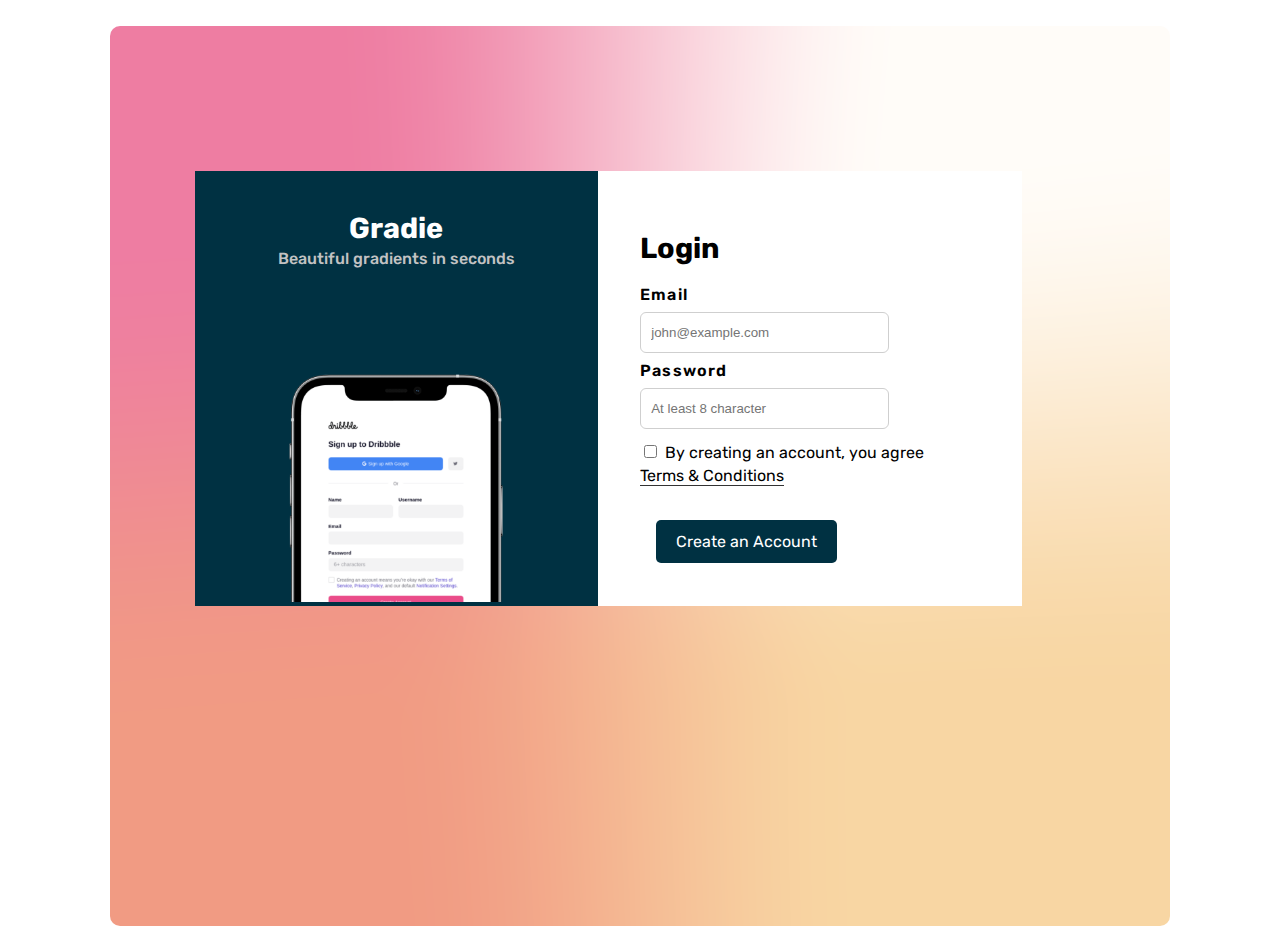
<file: Gradie sign up page/index.html>
<!DOCTYPE html>
<html lang="en">
<head>
    <meta charset="UTF-8">
    <meta http-equiv="X-UA-Compatible" content="IE=edge">
    <meta name="viewport" content="width=device-width, initial-scale=1.0">
    <link rel="stylesheet" href="Final/style.css">
    <title>CodeWell Login Form Card</title>
</head>
<body> 

    <header>
       <div class="login-form-container">

           <div class="header-title">
                 <div class="text-container">
                    <h4>Gradie</h4>
                    <p>Beautiful gradients in seconds</p>
                 </div>
                 <img src="images/iPhone Mockup.png" alt="iPhone Mockup" class="sub-img">
           </div>

           <div class="sub-header-title">
               <form action="">

                   <h3>Login</h3>
                   <label for="Email">Email</label>
                   <input type="email" placeholder="john@example.com">
                   <label for="Password">Password</label>
                   <input type="password" placeholder="At least 8 character">
                   <input class  = "checkbox"  type="checkbox">
                   <p class="form-title">
                       By creating an account, you agree <br>
                        <span>Terms & Conditions</span> 
                   </p>
                   <a href="#">Create an Account</a>
               </form>
           </div>


       </div>

    </header>
     
</body>
</html>
</file>
<file: Gradie sign up page/Final/style.css>
@import url('https://fonts.googleapis.com/css2?family=Rubik:wght@300&display=swap');

*{
    box-sizing: border-box;
    margin:0;
    padding:0;
    text-decoration: none;
    list-style-type: none;
}
body{
    font-family: 'Rubik', sans-serif;
    height:95vh;
    display:flex;
    justify-content: center;
    padding:2% 4%;
    flex-wrap: wrap;
}
header{
    background-image: url(../images/Background.png);
    background-repeat: no-repeat;
    background-position: center;
    background-size: cover;
    width: 100%;
    height:100vh;
    border-radius: 10px;
    margin:0 5%;
    flex-wrap: wrap-reverse;
}
.login-form-container{
    display:flex;
    flex-direction: row;
    width:100%;
    justify-content:space-between;
    align-items: center;
    column-gap: 30px;
    margin:0 8%;
    position: relative;
    top:15%;
}
.sub-img{
    max-width: 300px;
    height:auto;
    cursor: pointer;
}
.header-title{
    background-color:#003142;
    width:38%;
    height:auto;
    display: block;
    text-align: center;
    position: relative;
    top:10px;
}
.text-container{
    position: relative;
    top:40px;
}
h4{
    color:#fff;
    font-size:1.8rem;
    font-weight: 700; 
}
.header-title p {
    color:rgb(194, 194, 194);
    font-size:1rem;
    font-weight: 500;
    margin-top:4px;
}
.sub-header-title{
    background-color:#fff;
    height:435px;
    width:40%;
    display:flex;
    flex-wrap: wrap;
    column-gap: 30px;
    padding:0 4%;
    position: relative;
    right:22%;
    top:10px;
}
h3{
    font-size:1.8rem;
    font-weight: 700; 
    padding-bottom:20px;
    margin-top: 18.5%;
}
form label
{
    letter-spacing:1.2px;
    font-size:1rem;
    font-weight: 600;
}

form input{
    display:block;
    border-radius: 6px;
    padding:12px 35px;
    border:1px solid rgb(207, 207, 207);
    outline:none;
    margin:8px 0;
}
input:focus{
    outline:none;
    border:1px solid rgb(49, 49, 49);
}
input:hover{
    outline:none;
    border:1px solid rgb(190, 187, 187);
}
::placeholder{
    position: relative;
    right:14%;
}
.checkbox{
    display: inline;
}
.checkbox ,.form-title {
    display: inline;
    word-wrap: wrap;
    margin-left:4px;
}
span{
    border-bottom: 1px solid #333;
    cursor: pointer;
    transition: all .4s ease-in-out;
}
span:hover{
   color:#6060ec;
   border-bottom: 1px solid #6969f7;
}
a{
    color:#fff;
    background-color:#003142;
    cursor:pointer;
    border-radius: 5px;
    border: none;
    padding:12px 20px;
    transition: background-color .5s ease-in;
    position: relative;
    top:15%;
    right:40%;
   
}
a:hover{
    background-color:#05455a;
}

@media only screen and (max-width:768px)
{ 
    header{
        width:100%;
    }
    .login-form-container{
       display: flex;
       flex-wrap: wrap;
       flex-direction: column;
    }
    .header-title{
        width:90%;
        height:auto;
        border-radius: 12px 12px 0 0 ;
    }
    .sub-img{
        max-width: 200px;
        height:300px;
    }
    .sub-header-title{
        background-color:red;
        width:85%;
        position: relative;
        left:-2%;
        height:300px;
    }
    a{
        display: block;
    }
}
</file>
